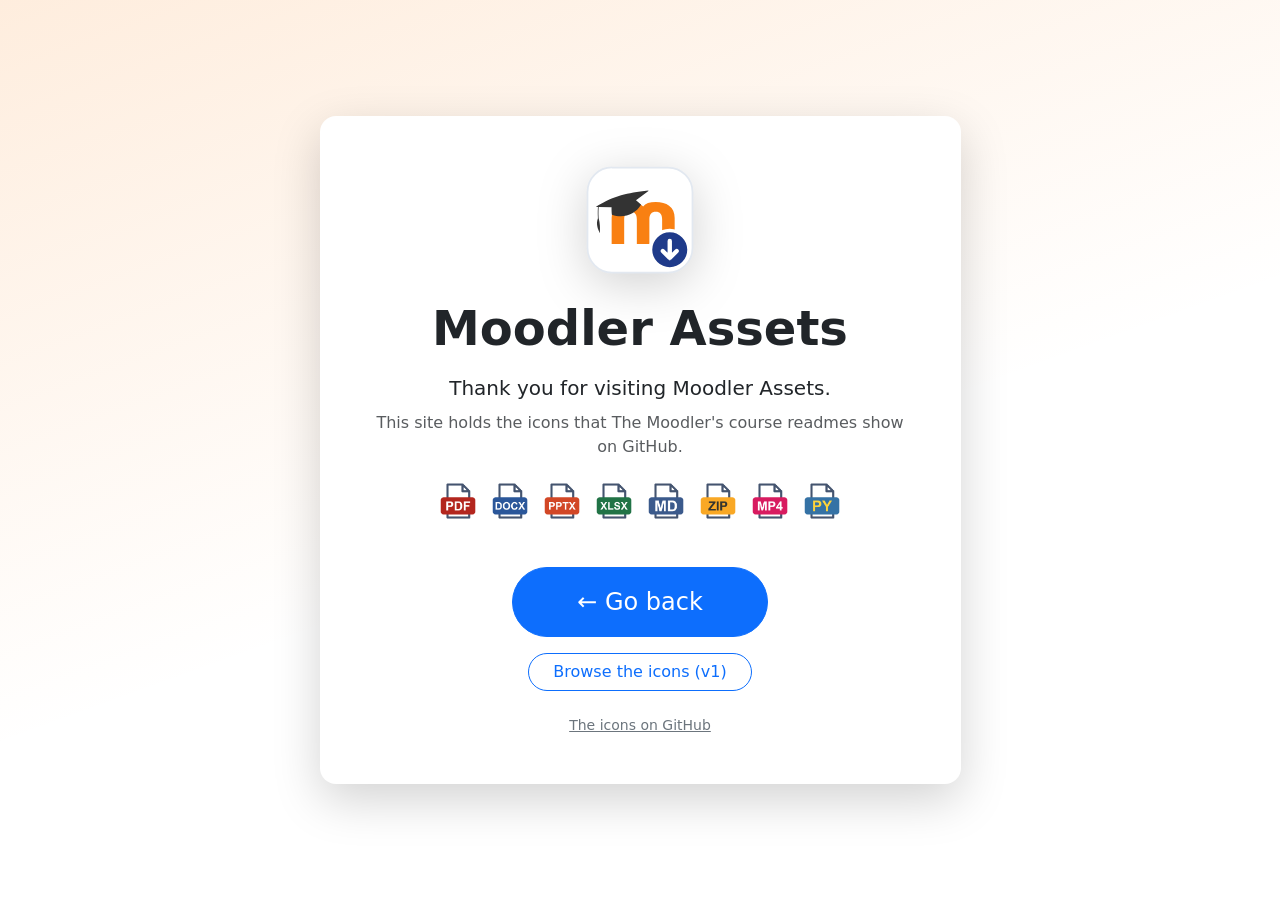
<file: index.html>
<!doctype html>
<html lang="en" data-bs-theme="light">
<head>
  <meta charset="utf-8">
  <meta name="viewport" content="width=device-width, initial-scale=1">
  <title>Moodler Assets</title>
  <meta name="description" content="The icons The Moodler's course readmes show on GitHub.">
  <link rel="icon" type="image/svg+xml" href="logo/moodler.svg">
  <link rel="icon" type="image/png" sizes="32x32" href="logo/moodler-32.png">
  <link rel="apple-touch-icon" href="logo/moodler-256.png">
  <link rel="stylesheet" href="https://cdn.jsdelivr.net/npm/bootstrap@5.3.3/dist/css/bootstrap.min.css" integrity="sha384-QWTKZyjpPEjISv5WaRU9OFeRpok6YctnYmDr5pNlyT2bRjXh0JMhjY6hW+ALEwIH" crossorigin="anonymous">
  <script>
    // Follow the system's light or dark setting.
    const dark = window.matchMedia("(prefers-color-scheme: dark)");
    const setTheme = () => document.documentElement.setAttribute("data-bs-theme", dark.matches ? "dark" : "light");
    setTheme();
    dark.addEventListener("change", setTheme);
  </script>
  <style>
    body { min-height: 100vh; background: linear-gradient(160deg, rgba(249, 128, 18, 0.14), transparent 55%), var(--bs-body-bg); }
    .logo { width: 112px; height: 112px; filter: drop-shadow(0 10px 24px rgba(0, 0, 0, 0.18)); }
    .file-icons img { height: 36px; width: auto; }
    .btn-back { min-width: 16rem; }
  </style>
</head>
<body class="d-flex align-items-center">
  <main class="container py-5">
    <div class="row justify-content-center">
      <div class="col-12 col-md-10 col-lg-7">
        <div class="card border-0 shadow-lg rounded-4">
          <div class="card-body p-4 p-sm-5 text-center">
            <img class="logo mb-4" src="logo/moodler.svg" alt="The Moodler logo">
            <h1 class="display-5 fw-bold mb-3">Moodler Assets</h1>
            <p class="lead mb-2">Thank you for visiting Moodler Assets.</p>
            <p class="text-body-secondary mb-4">This site holds the icons that The Moodler's course readmes show on GitHub.</p>

            <div class="file-icons d-flex justify-content-center flex-wrap gap-3 mb-5" aria-hidden="true">
              <img src="icons/pdf.png" alt="">
              <img src="icons/docx.png" alt="">
              <img src="icons/pptx.png" alt="">
              <img src="icons/xlsx.png" alt="">
              <img src="icons/md.png" alt="">
              <img src="icons/zip.png" alt="">
              <img src="icons/mp4.png" alt="">
              <img src="icons/py.png" alt="">
            </div>

            <a id="back" class="btn btn-primary btn-lg rounded-pill px-5 py-3 fs-4 btn-back" href="https://github.com/the-moodler">&larr; Go back</a>

            <div class="mt-3">
              <a class="btn btn-outline-primary rounded-pill px-4" href="v/1/">Browse the icons (v1)</a>
            </div>

            <p class="small text-body-secondary mt-4 mb-0">
              <a class="link-secondary" href="https://github.com/the-moodler/assets">The icons on GitHub</a>
            </p>
          </div>
        </div>
      </div>
    </div>
  </main>
  <script>
    // Back to wherever the visitor came from; with nowhere to go back to, the link opens The Moodler on GitHub.
    document.getElementById("back").addEventListener("click", (event) => {
      if (window.history.length > 1) {
        event.preventDefault();
        window.history.back();
      }
    });
  </script>
</body>
</html>
</file>
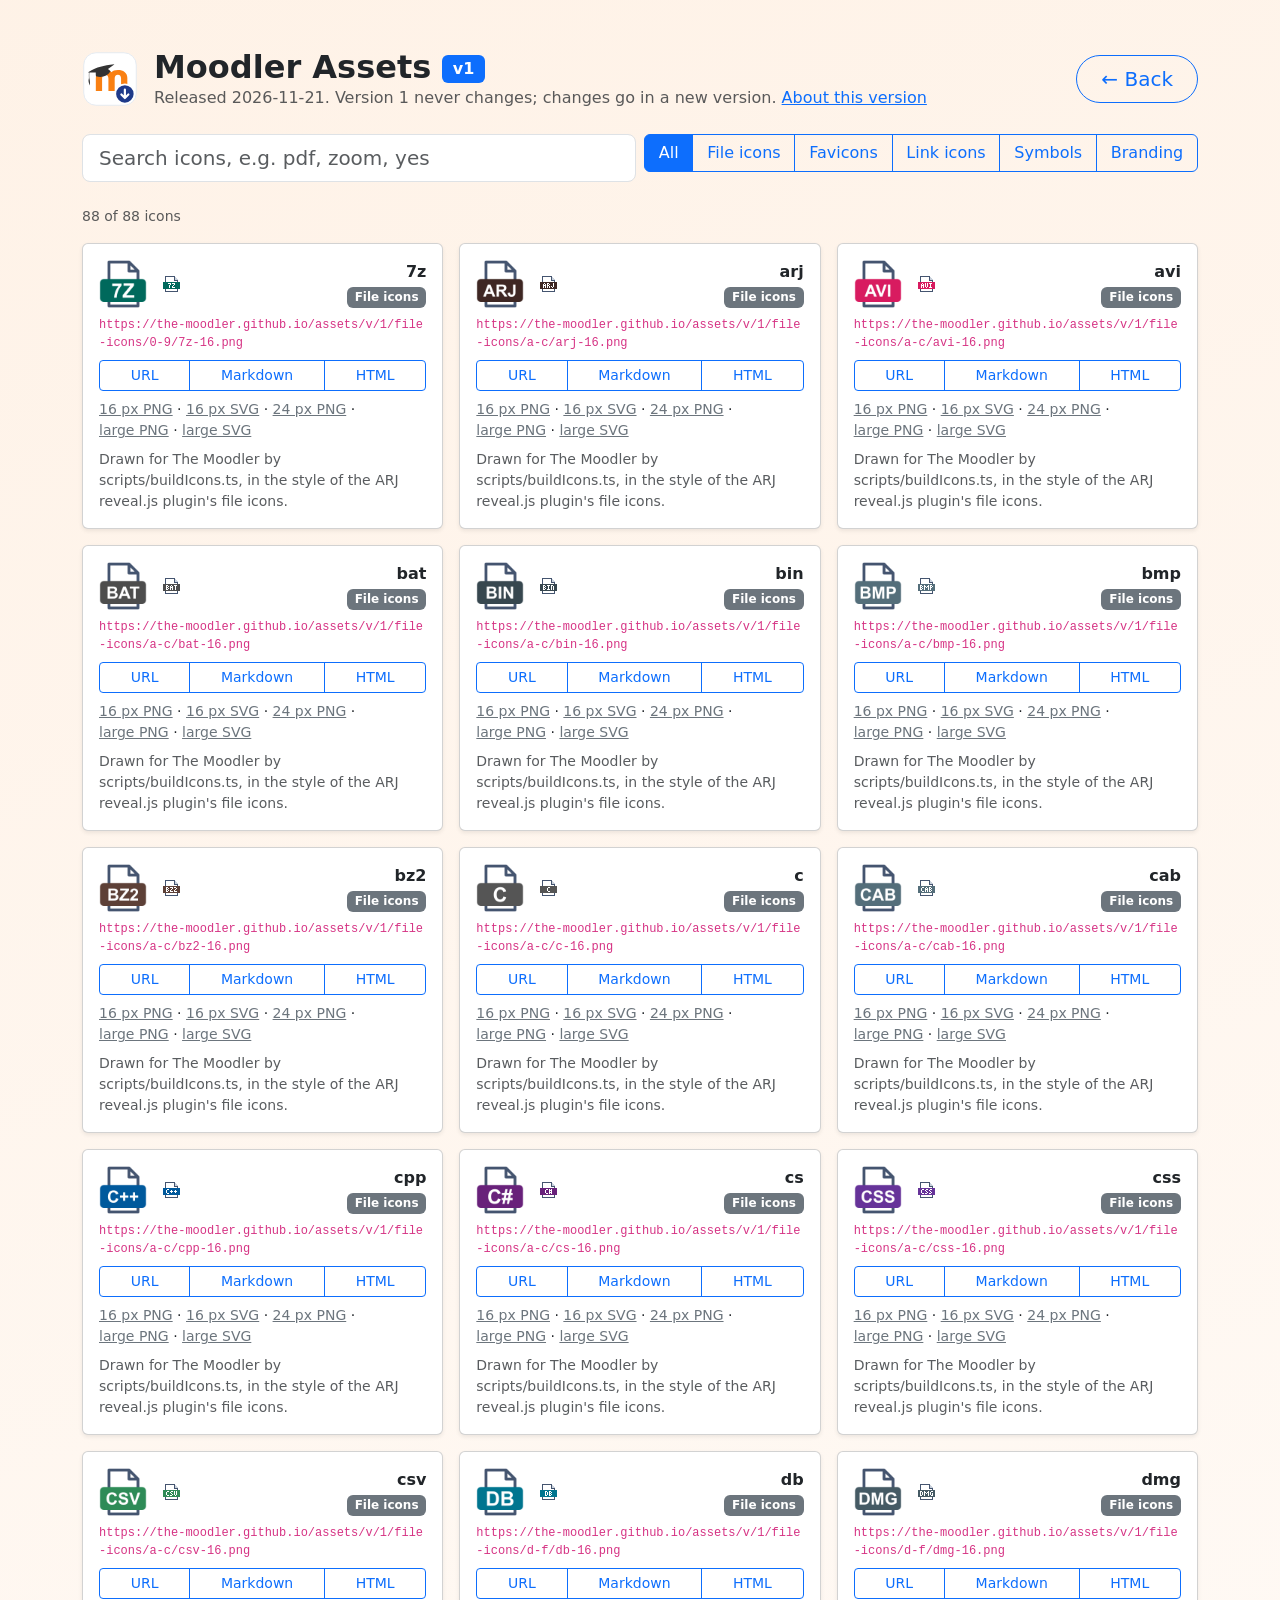
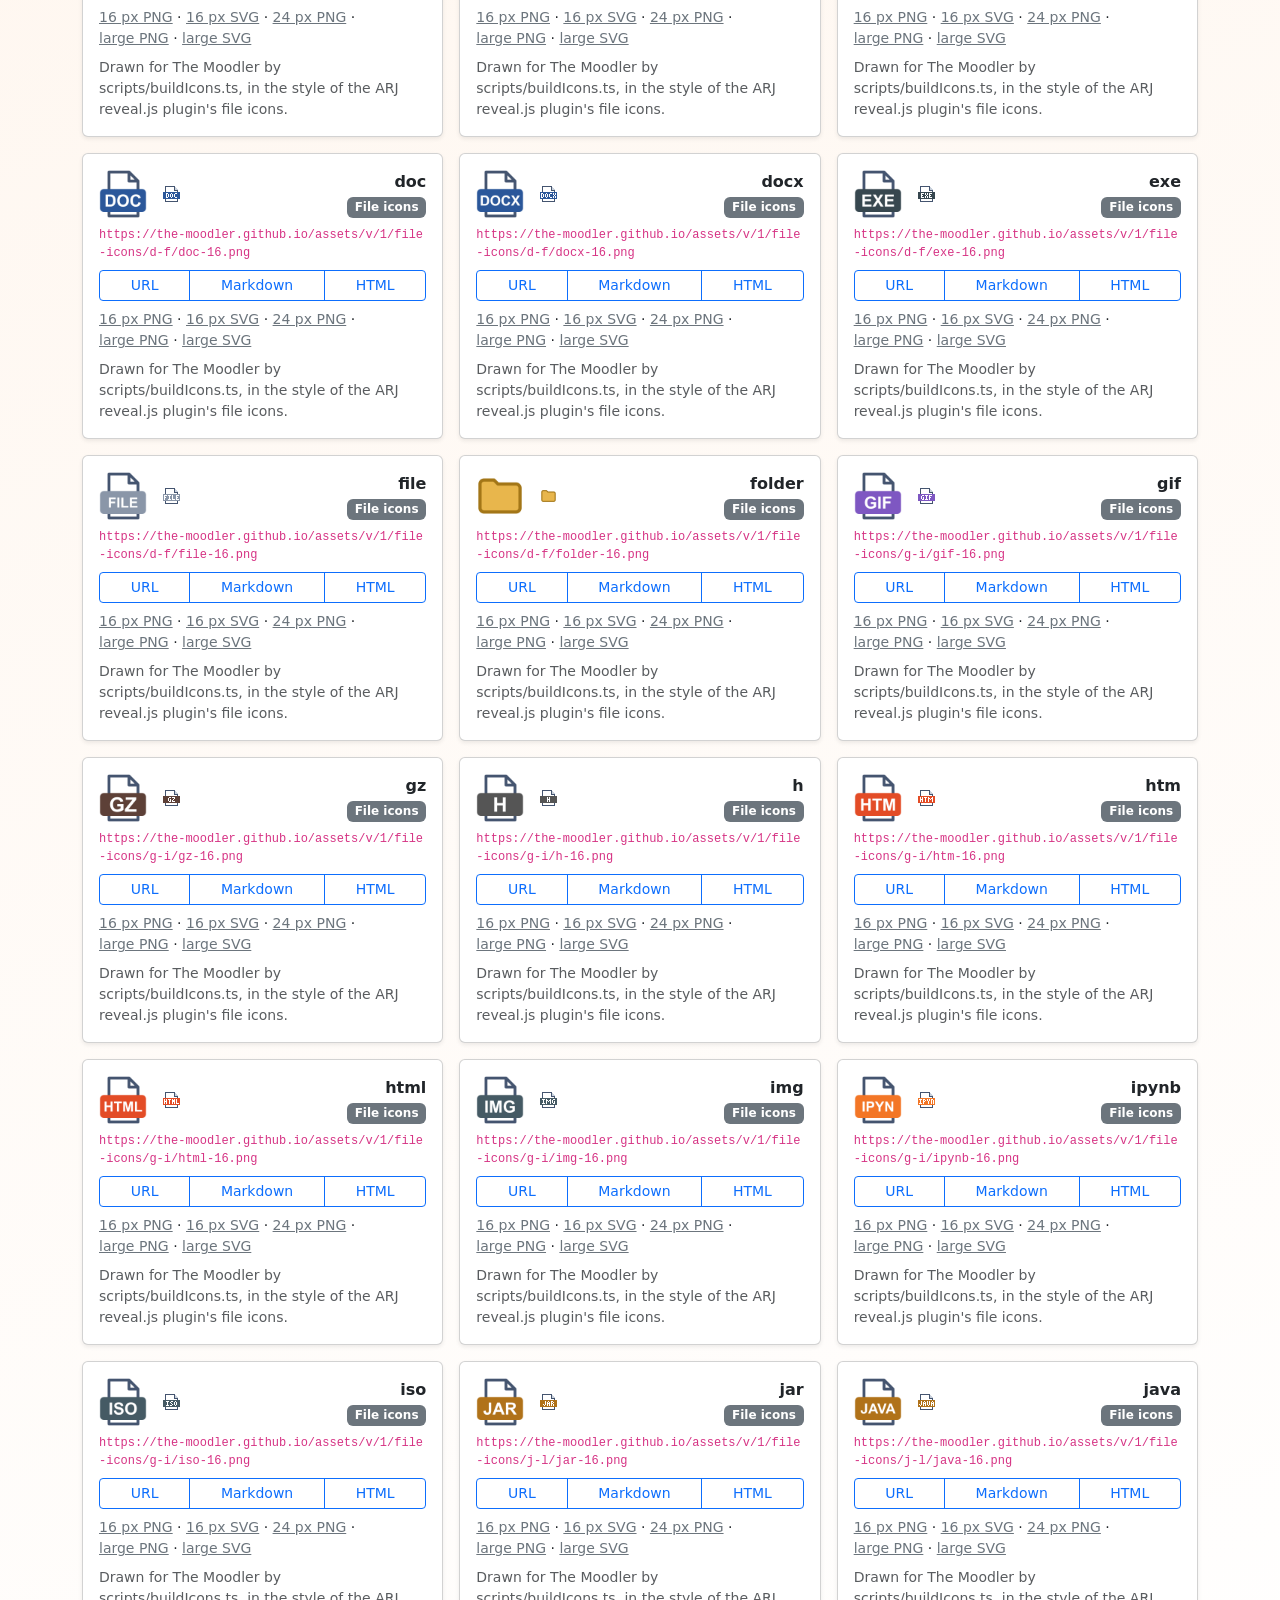
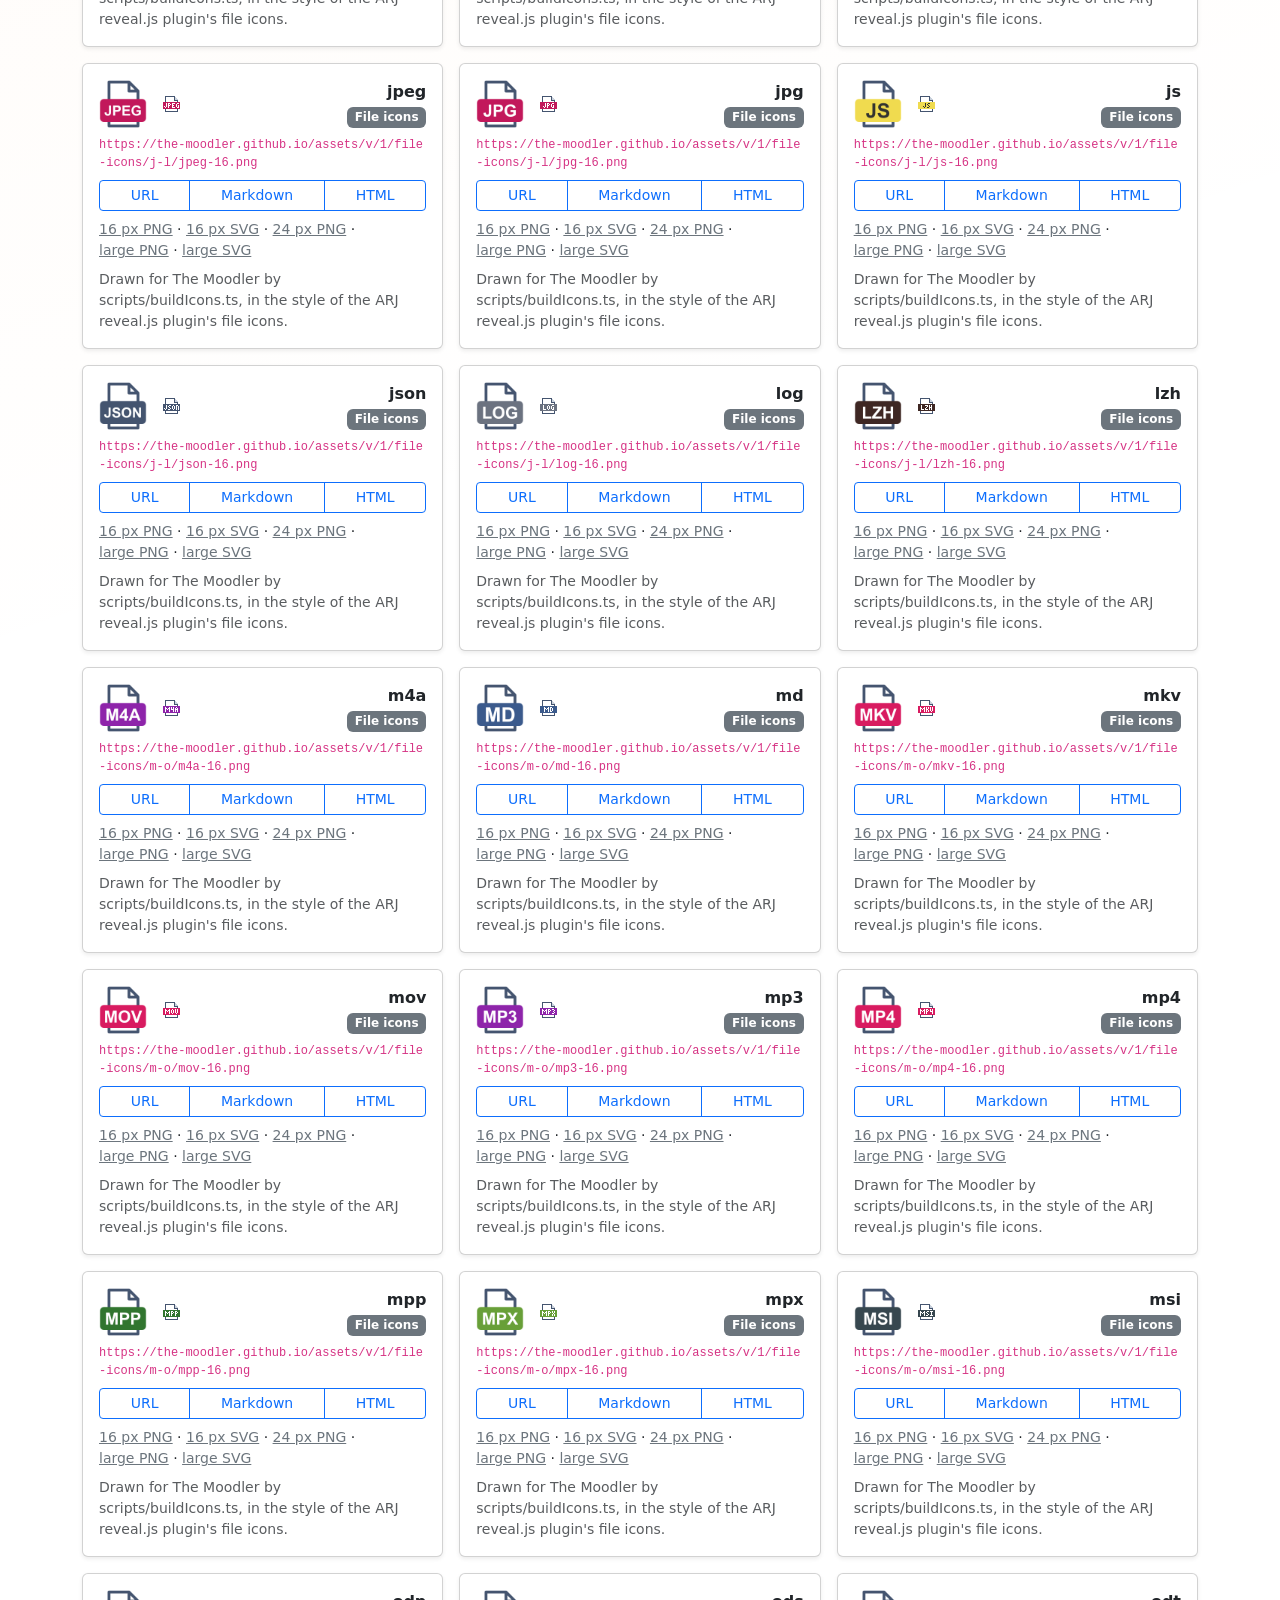
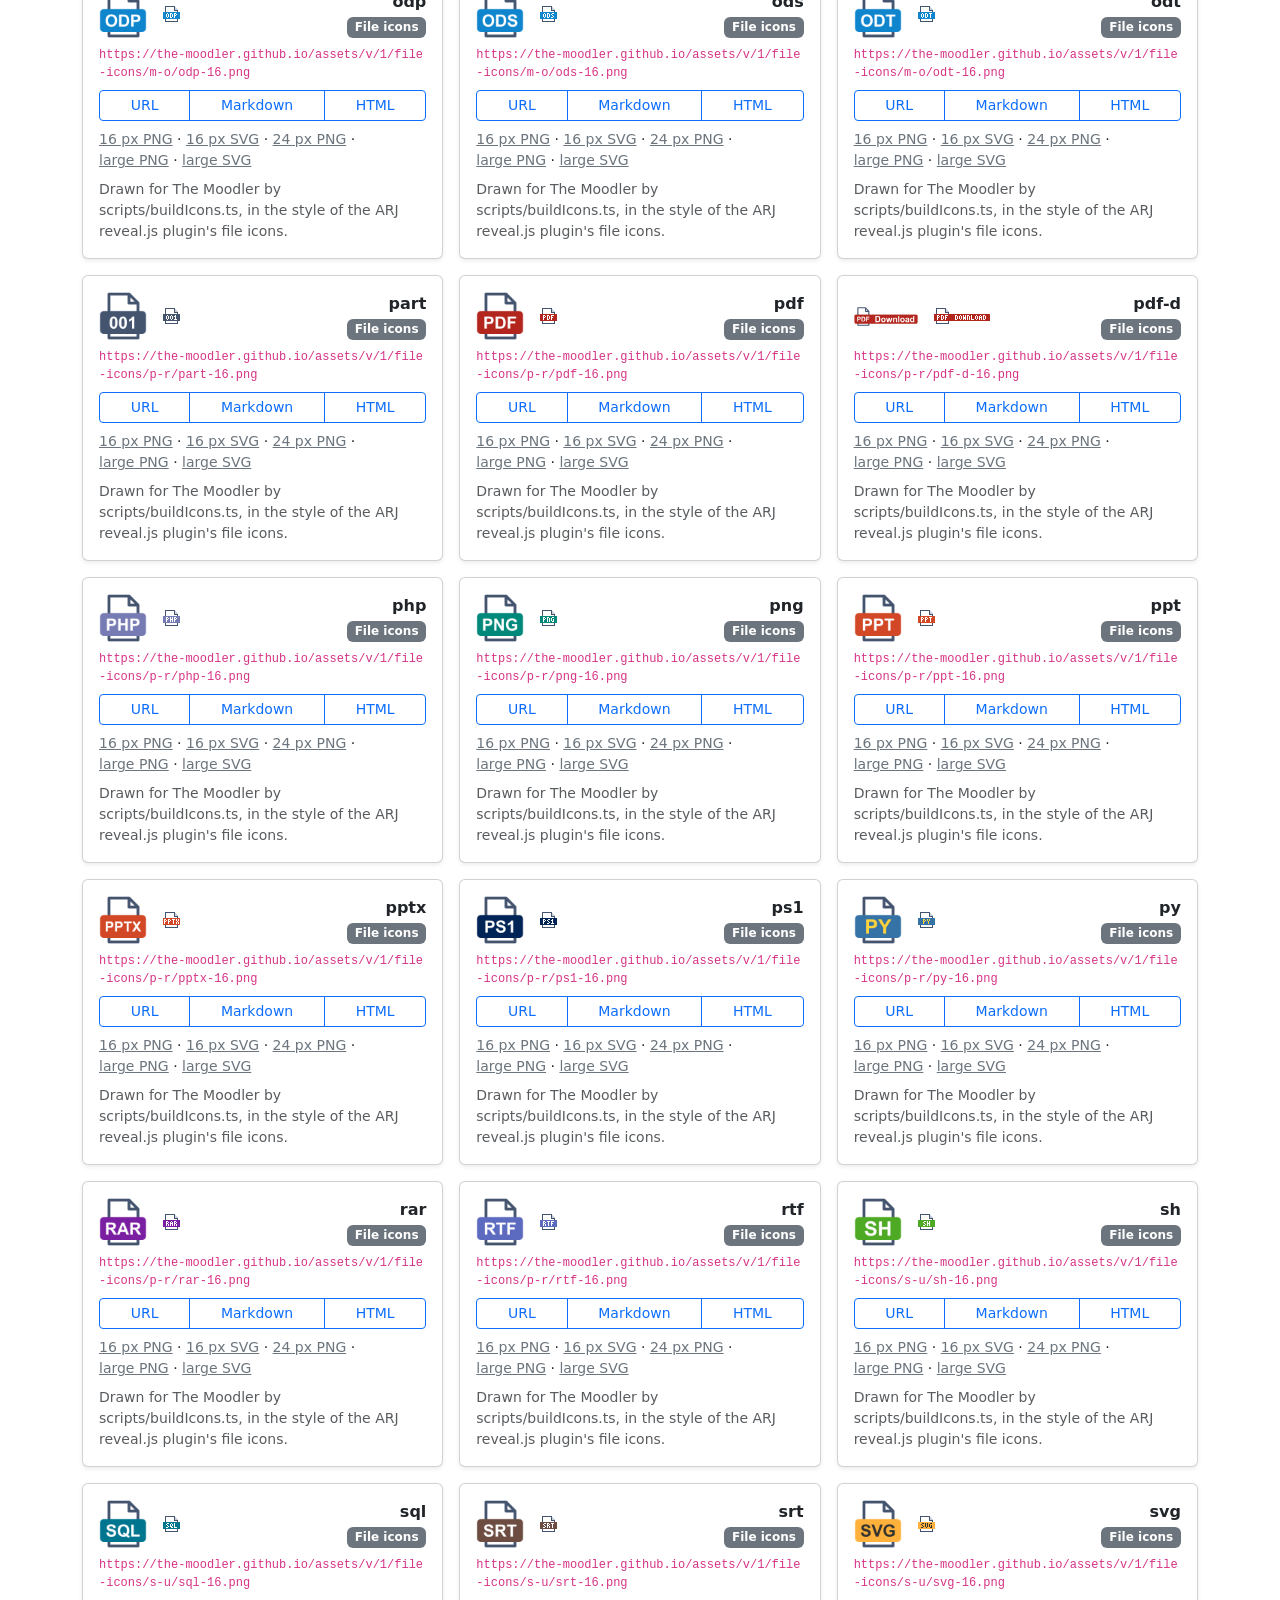
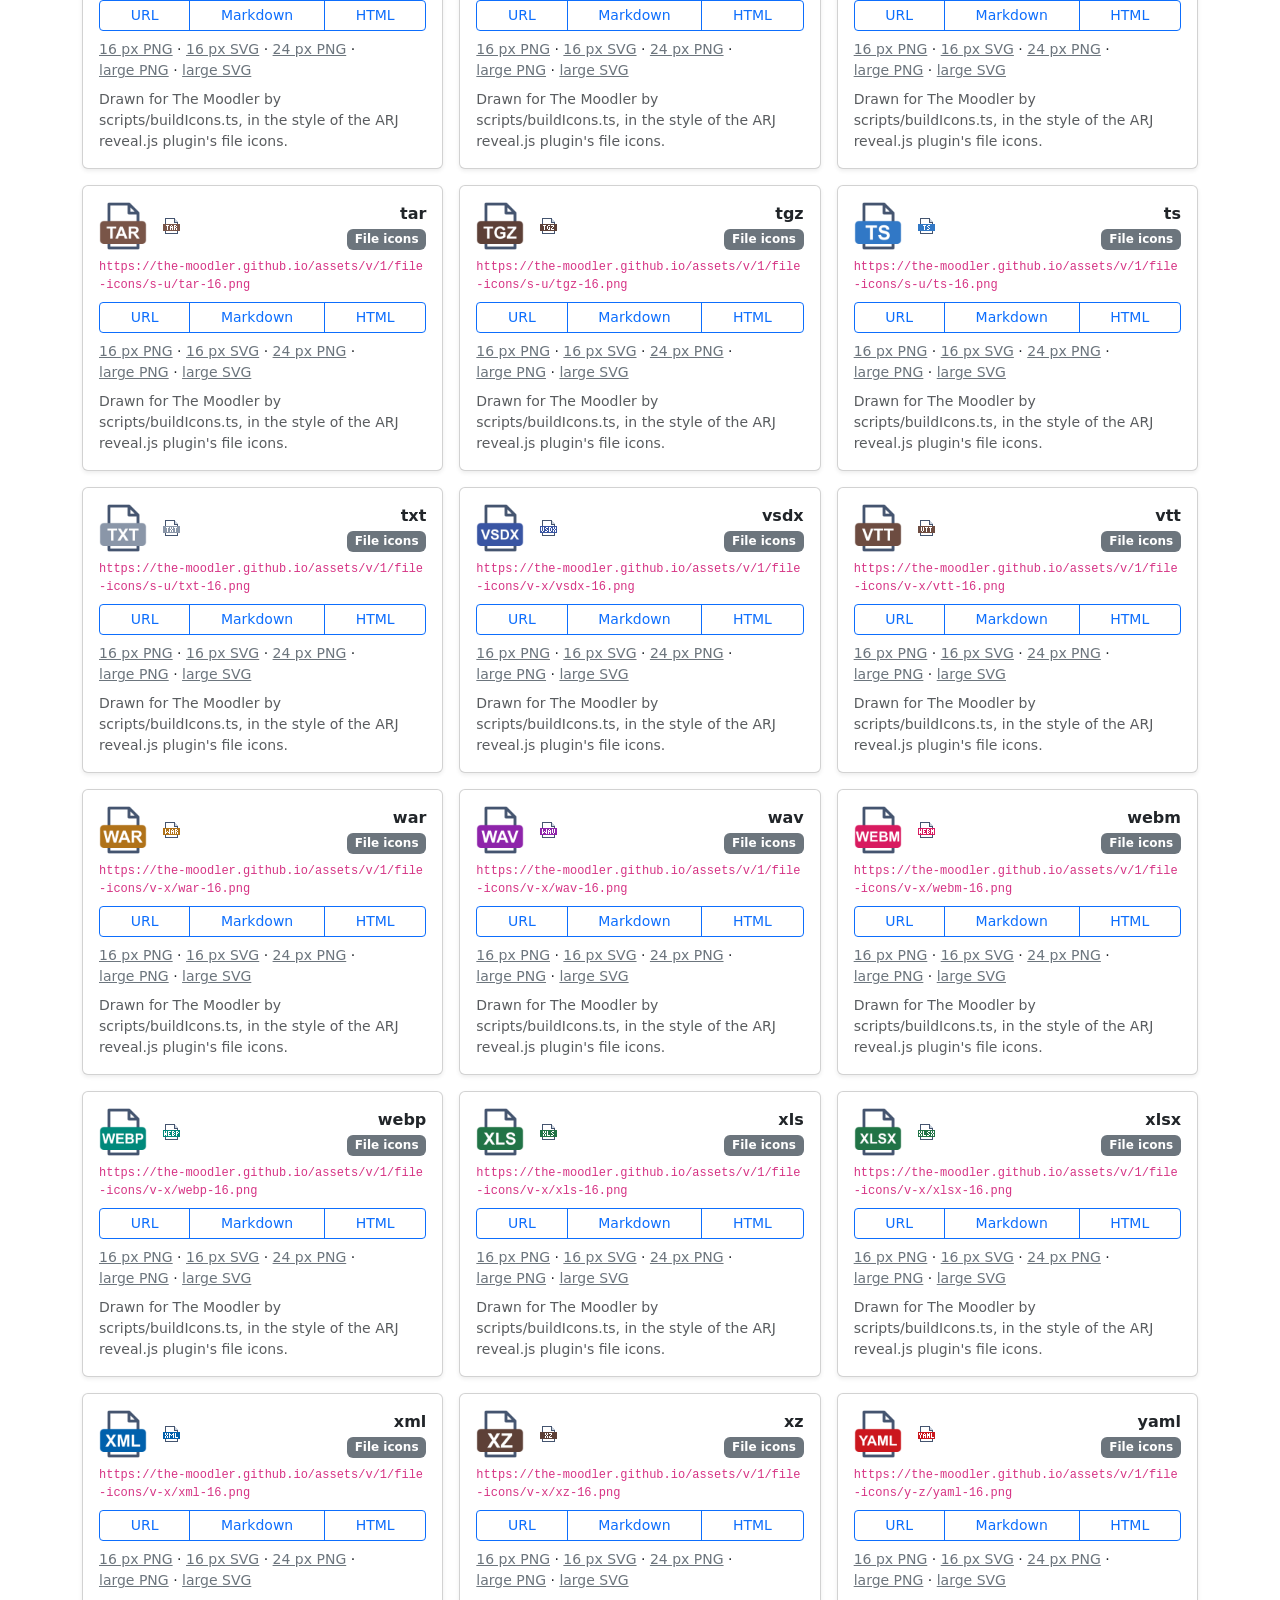
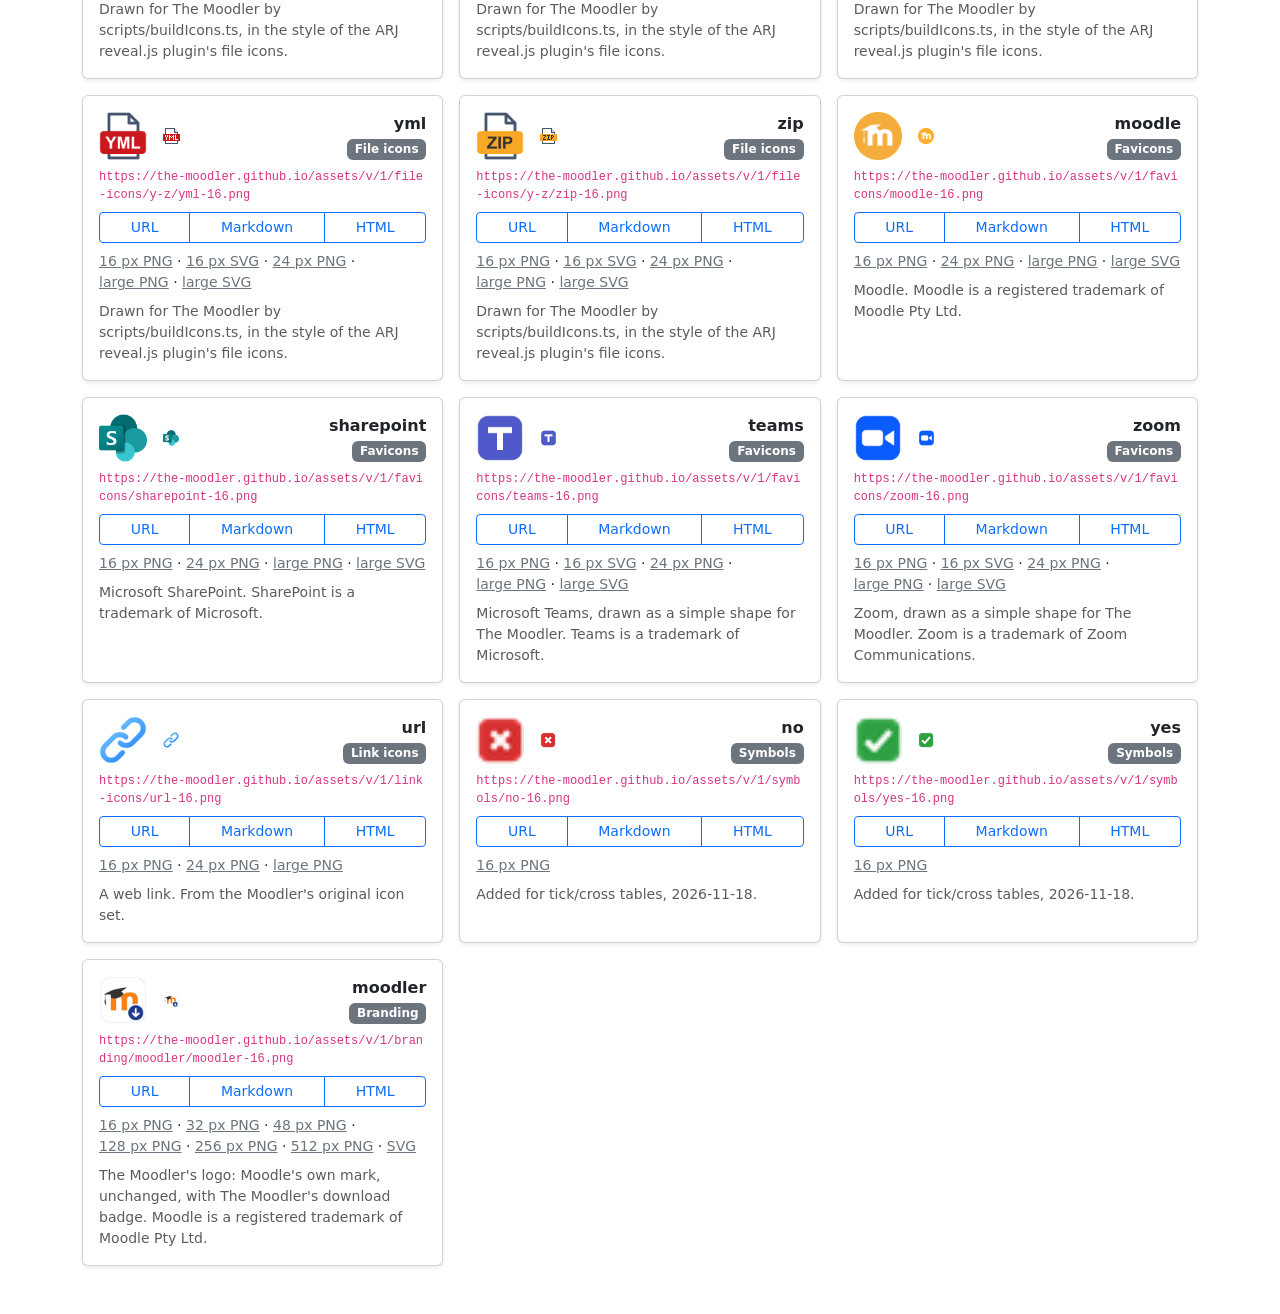
<file: v/1/index.html>
<!doctype html>
<html lang="en" data-bs-theme="light">
<head>
  <meta charset="utf-8">
  <meta name="viewport" content="width=device-width, initial-scale=1">
  <title>Moodler Assets v1</title>
  <meta name="description" content="Version 1 of The Moodler's icon library: file icons, favicons, link icons, symbols and branding.">
  <link rel="icon" type="image/svg+xml" href="branding/moodler/moodler.svg">
  <link rel="stylesheet" href="https://cdn.jsdelivr.net/npm/bootstrap@5.3.3/dist/css/bootstrap.min.css" integrity="sha384-QWTKZyjpPEjISv5WaRU9OFeRpok6YctnYmDr5pNlyT2bRjXh0JMhjY6hW+ALEwIH" crossorigin="anonymous">
  <script>
    const dark = window.matchMedia("(prefers-color-scheme: dark)");
    const setTheme = () => document.documentElement.setAttribute("data-bs-theme", dark.matches ? "dark" : "light");
    setTheme();
    dark.addEventListener("change", setTheme);
  </script>
  <style>
    body { background: linear-gradient(160deg, rgba(249, 128, 18, 0.10), transparent 40%), var(--bs-body-bg); min-height: 100vh; }
    .thumb { height: 48px; width: auto; max-width: 64px; object-fit: contain; }
    .actual { image-rendering: pixelated; }
    .icon-card code { font-size: 0.75rem; word-break: break-all; }
    .variants a { white-space: nowrap; }
  </style>
</head>
<body>
  <main class="container py-4 py-md-5">
    <header class="d-flex flex-wrap align-items-center gap-3 mb-4">
      <a href="../../"><img src="branding/moodler/moodler.svg" width="56" height="56" alt="Moodler Assets home"></a>
      <div class="me-auto">
        <h1 class="h2 fw-bold mb-0">Moodler Assets <span class="badge text-bg-primary align-middle fs-6">v1</span></h1>
        <p class="text-body-secondary mb-0">Released 2026-11-21. Version 1 never changes; changes go in a new version. <a href="https://github.com/the-moodler/assets/blob/master/v/1/README.md">About this version</a></p>
      </div>
      <a class="btn btn-outline-primary btn-lg rounded-pill px-4" href="../../">&larr; Back</a>
    </header>

    <div class="row g-2 mb-4">
      <div class="col-12 col-md-6">
        <input id="search" class="form-control form-control-lg" type="search" placeholder="Search icons, e.g. pdf, zoom, yes" aria-label="Search icons">
      </div>
      <div class="col-12 col-md-6">
        <div id="categories" class="btn-group flex-wrap w-100" role="group" aria-label="Category"></div>
      </div>
    </div>

    <p id="count" class="text-body-secondary small"></p>
    <div id="grid" class="row g-3"></div>
    <p id="error" class="alert alert-danger d-none"></p>
  </main>

  <div class="toast-container position-fixed bottom-0 end-0 p-3">
    <div id="copied" class="toast text-bg-success border-0" role="status" aria-live="polite">
      <div class="toast-body">Copied</div>
    </div>
  </div>

  <script>
    const LABELS = { "file-icons": "File icons", "favicons": "Favicons", "link-icons": "Link icons", "symbols": "Symbols", "branding": "Branding" };
    let catalogue = null;
    let category = "all";

    const escape = (text) => text.replace(/[&<>"']/g, (c) => ({ "&": "&amp;", "<": "&lt;", ">": "&gt;", '"': "&quot;", "'": "&#39;" })[c]);

    function copy(text) {
      navigator.clipboard.writeText(text).then(() => {
        const toast = document.getElementById("copied");
        toast.classList.add("show");
        setTimeout(() => toast.classList.remove("show"), 1200);
      });
    }

    function card(icon) {
      const main = icon.files.find((f) => f.variant === "16 px PNG") ?? icon.files[0];
      const big = icon.files.find((f) => /large PNG|256 px PNG/.test(f.variant)) ?? main;
      const url = catalogue.base + main.path;
      const markdown = `![${icon.name}](${url})`;
      const html = `<img src="${url}" alt="${icon.name}">`;
      const variants = icon.files.map((f) => `<a class="link-secondary" href="${escape(f.path)}">${escape(f.variant)}</a>`).join(" · ");
      return `
        <div class="col-12 col-sm-6 col-lg-4 col-xxl-3">
          <div class="card h-100 shadow-sm icon-card">
            <div class="card-body">
              <div class="d-flex align-items-center gap-3 mb-2">
                <img class="thumb" src="${escape(big.path)}" alt="" loading="lazy">
                <img class="actual" src="${escape(main.path)}" alt="${escape(icon.name)} at its real size" loading="lazy">
                <div class="ms-auto text-end">
                  <div class="fw-semibold">${escape(icon.name)}</div>
                  <span class="badge text-bg-secondary">${escape(LABELS[icon.category] ?? icon.category)}</span>
                </div>
              </div>
              <code class="d-block mb-2">${escape(url)}</code>
              <div class="btn-group btn-group-sm w-100 mb-2" role="group">
                <button class="btn btn-outline-primary" data-copy="${escape(url)}">URL</button>
                <button class="btn btn-outline-primary" data-copy="${escape(markdown)}">Markdown</button>
                <button class="btn btn-outline-primary" data-copy="${escape(html)}">HTML</button>
              </div>
              <div class="small variants">${variants}</div>
              <div class="small text-body-secondary mt-2">${escape(icon.credit)}</div>
            </div>
          </div>
        </div>`;
    }

    function render() {
      const query = document.getElementById("search").value.trim().toLowerCase();
      const shown = catalogue.icons.filter((icon) => (category === "all" || icon.category === category) && (!query || icon.name.includes(query) || icon.category.includes(query)));
      document.getElementById("grid").innerHTML = shown.map(card).join("");
      document.getElementById("count").textContent = `${shown.length} of ${catalogue.icons.length} icons`;
    }

    function buttons() {
      const all = [["all", "All"], ...catalogue.categories.map((c) => [c, LABELS[c] ?? c])];
      document.getElementById("categories").innerHTML = all
        .map(([value, label]) => `<button type="button" class="btn ${value === category ? "btn-primary" : "btn-outline-primary"}" data-category="${value}">${label}</button>`)
        .join("");
    }

    document.addEventListener("click", (event) => {
      const target = event.target.closest("[data-copy], [data-category]");
      if (!target) return;
      if (target.dataset.copy !== undefined) copy(target.dataset.copy);
      if (target.dataset.category) {
        category = target.dataset.category;
        buttons();
        render();
      }
    });
    document.getElementById("search").addEventListener("input", render);

    fetch("catalogue.json")
      .then((response) => response.json())
      .then((data) => {
        catalogue = data;
        buttons();
        render();
      })
      .catch((error) => {
        const box = document.getElementById("error");
        box.textContent = `Couldn't load the catalogue: ${error}`;
        box.classList.remove("d-none");
      });
  </script>
</body>
</html>
</file>
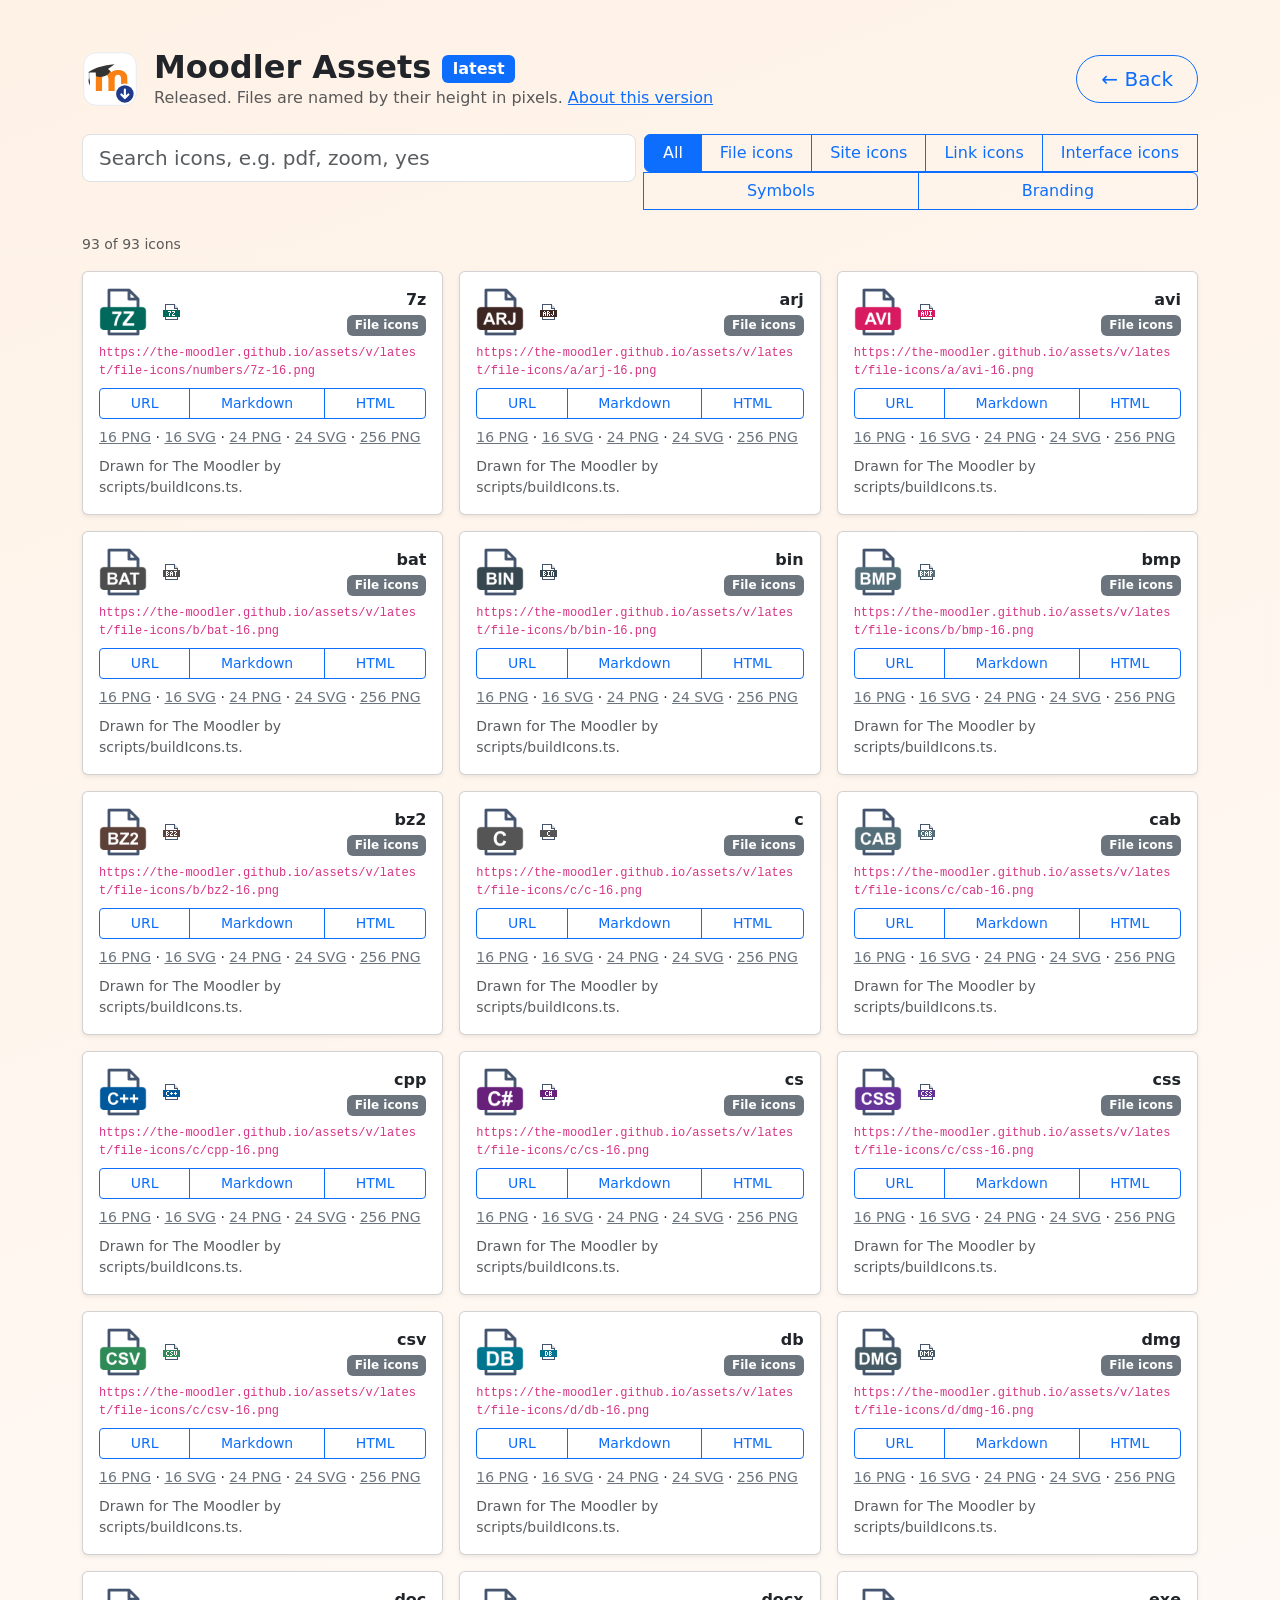
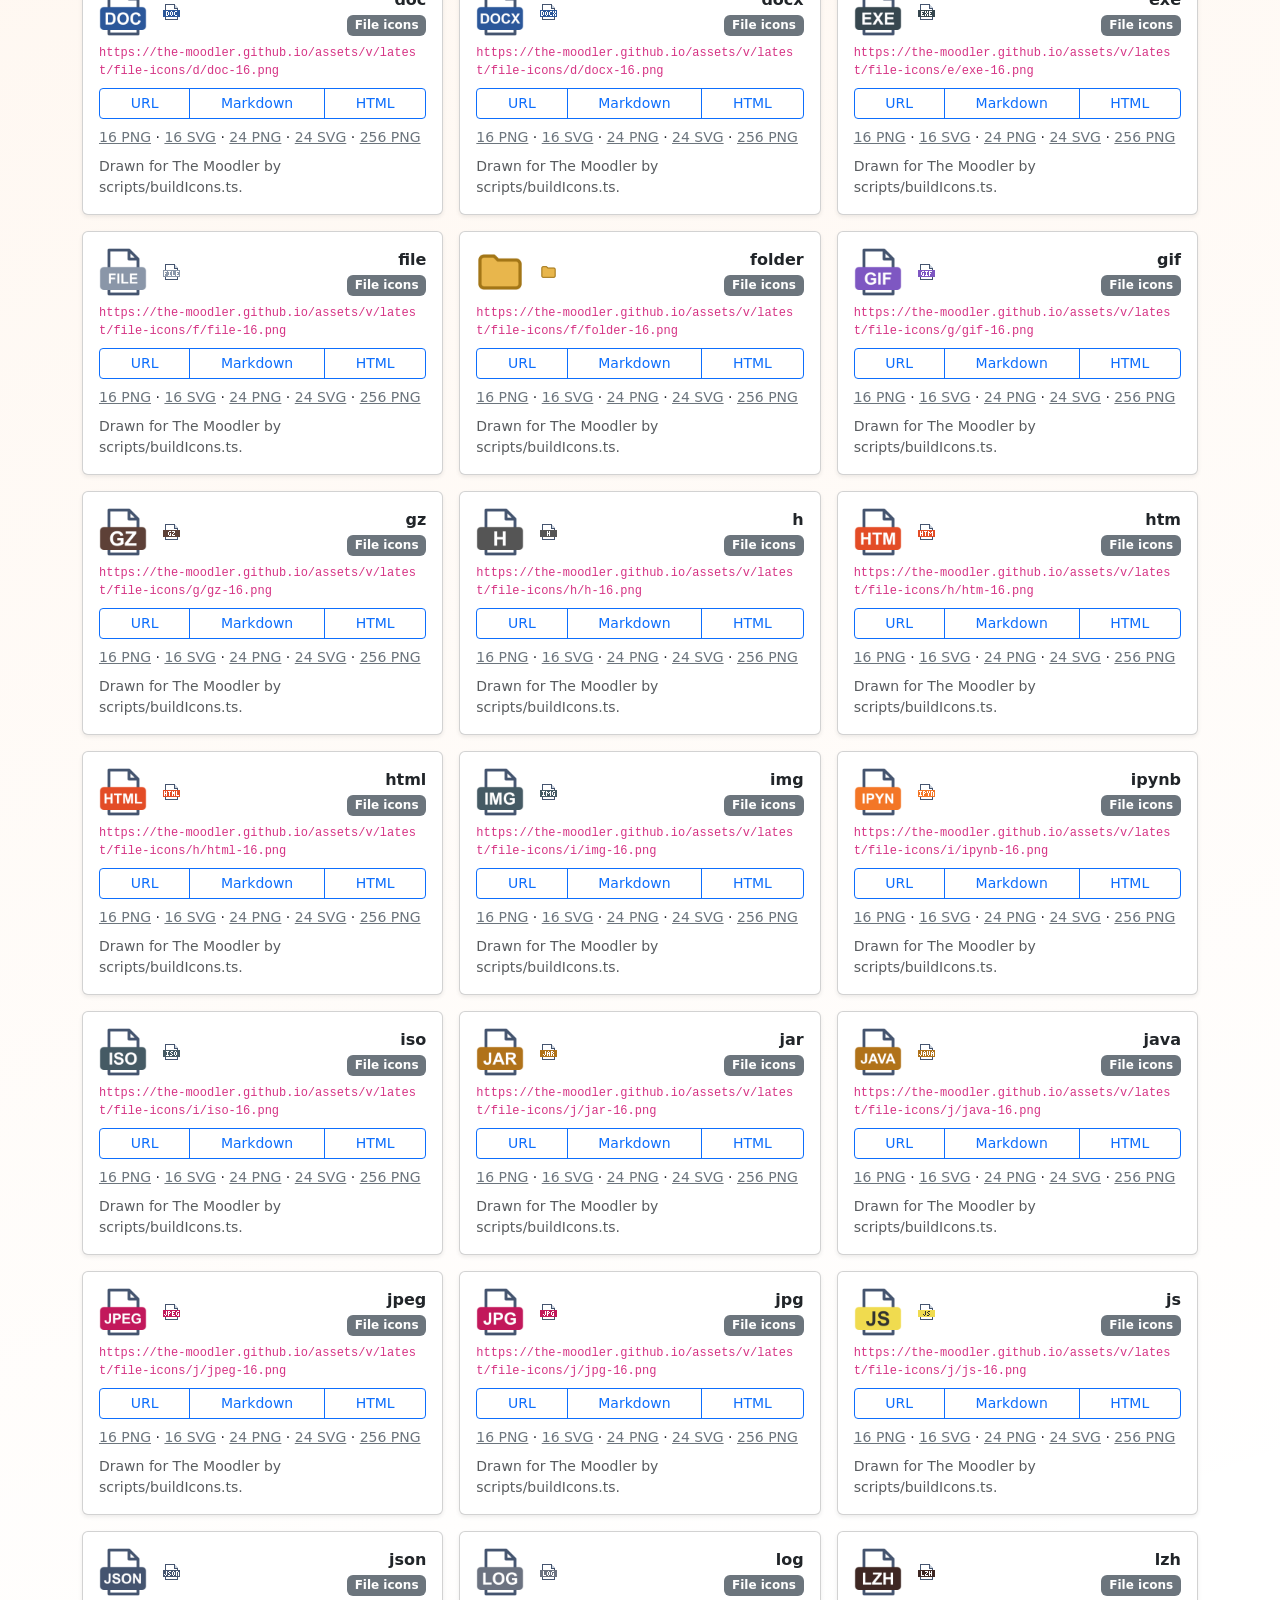
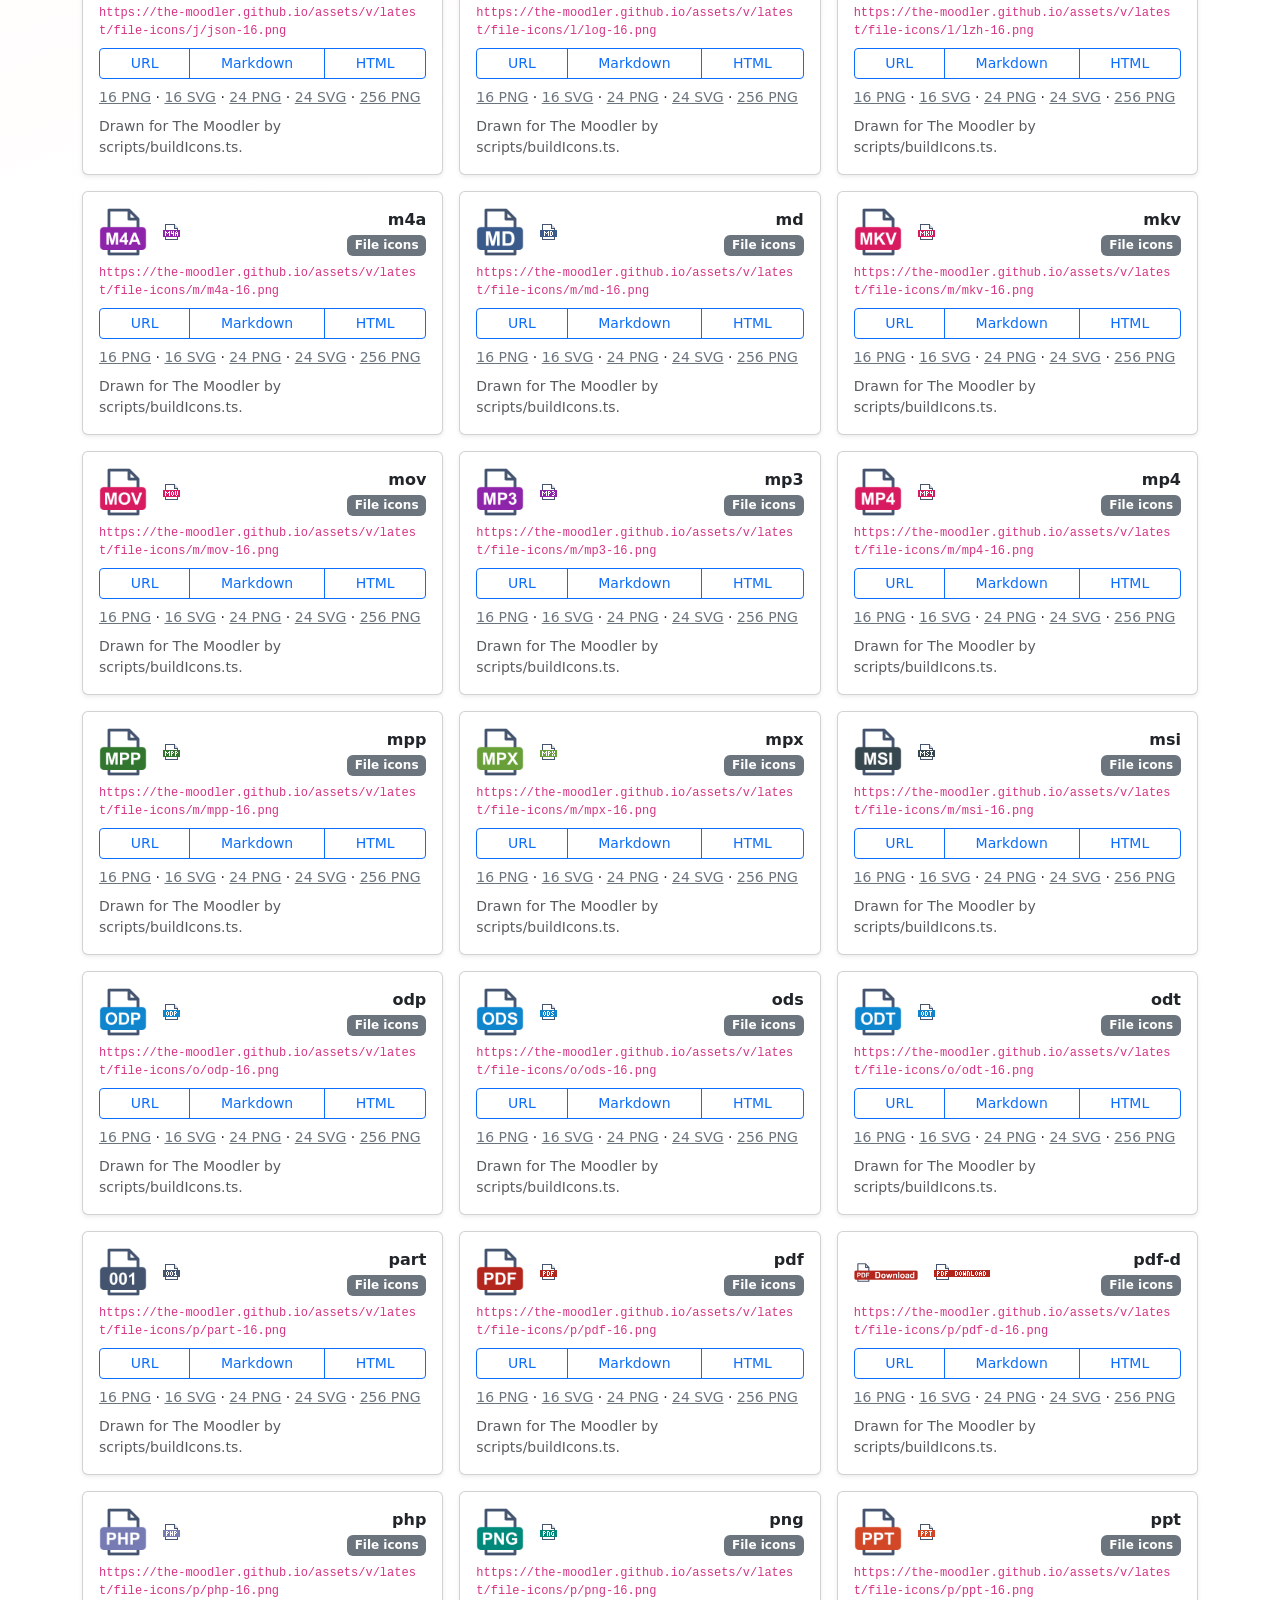
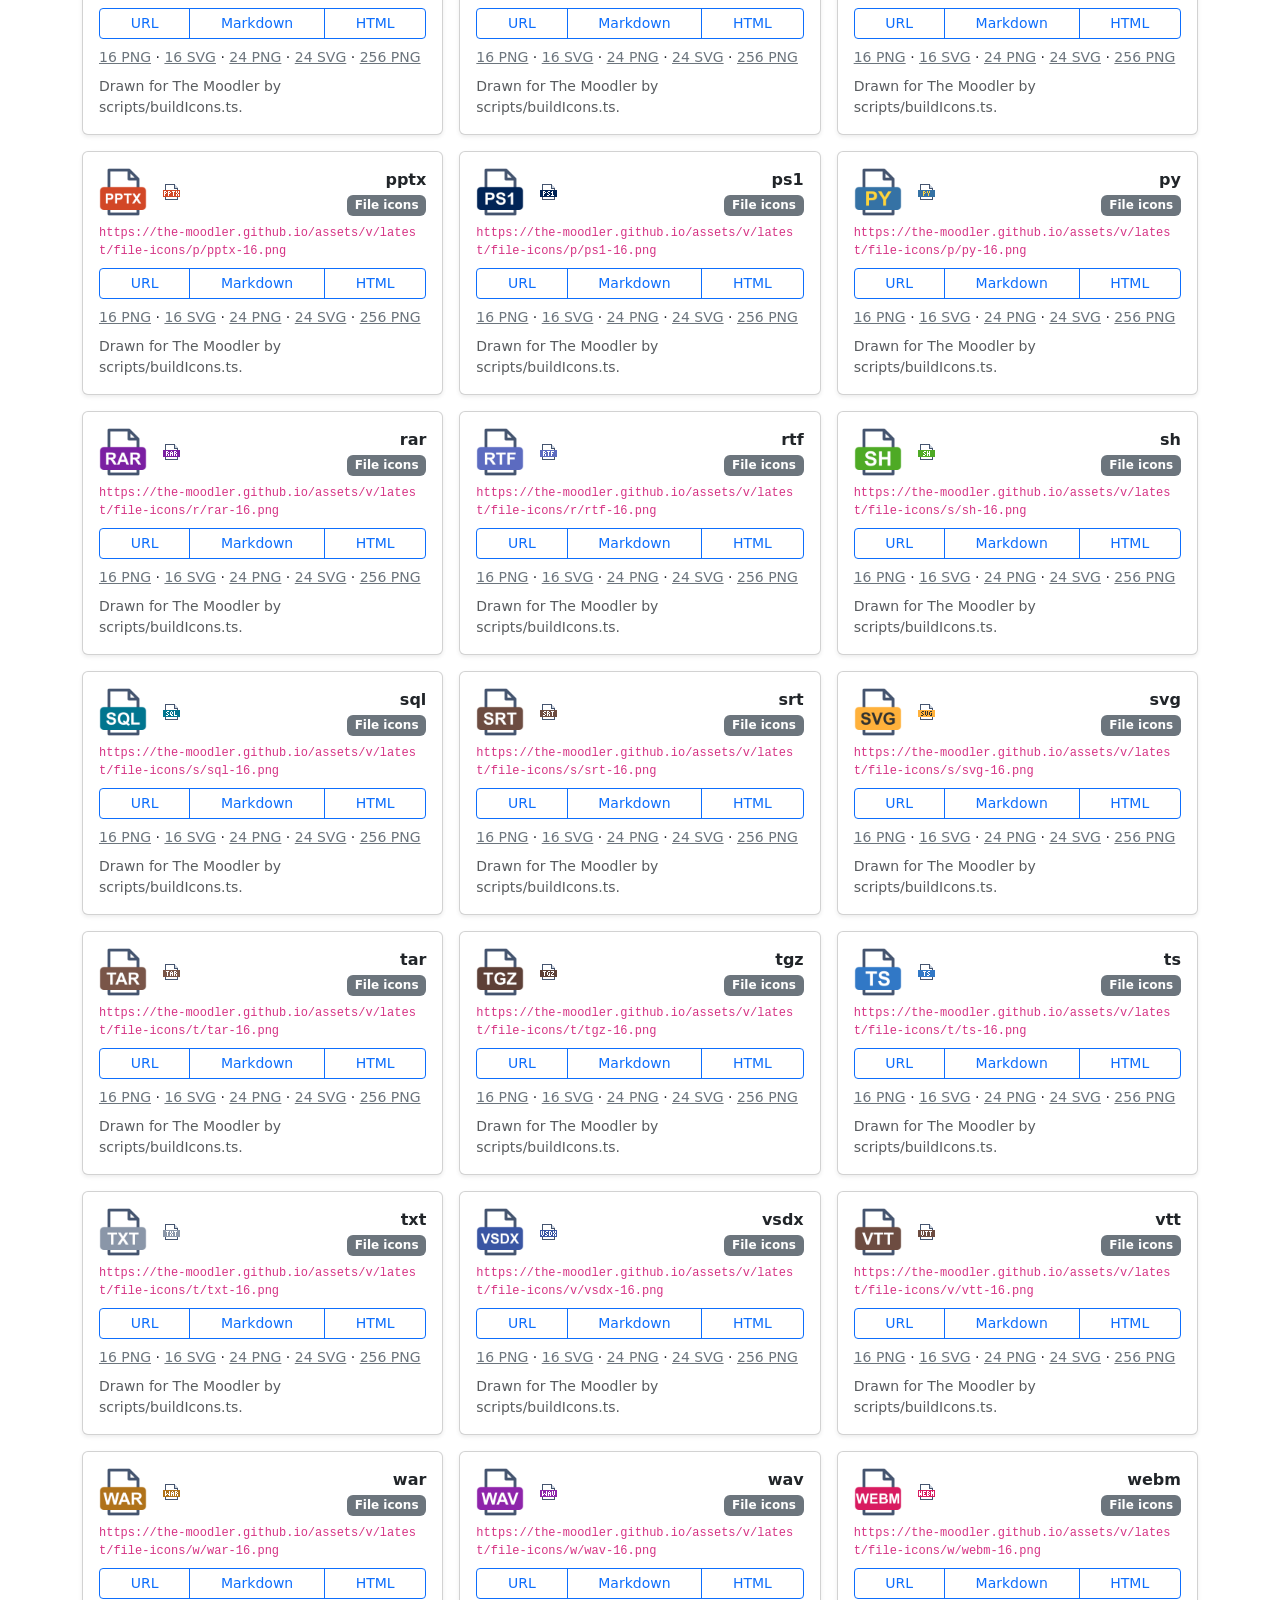
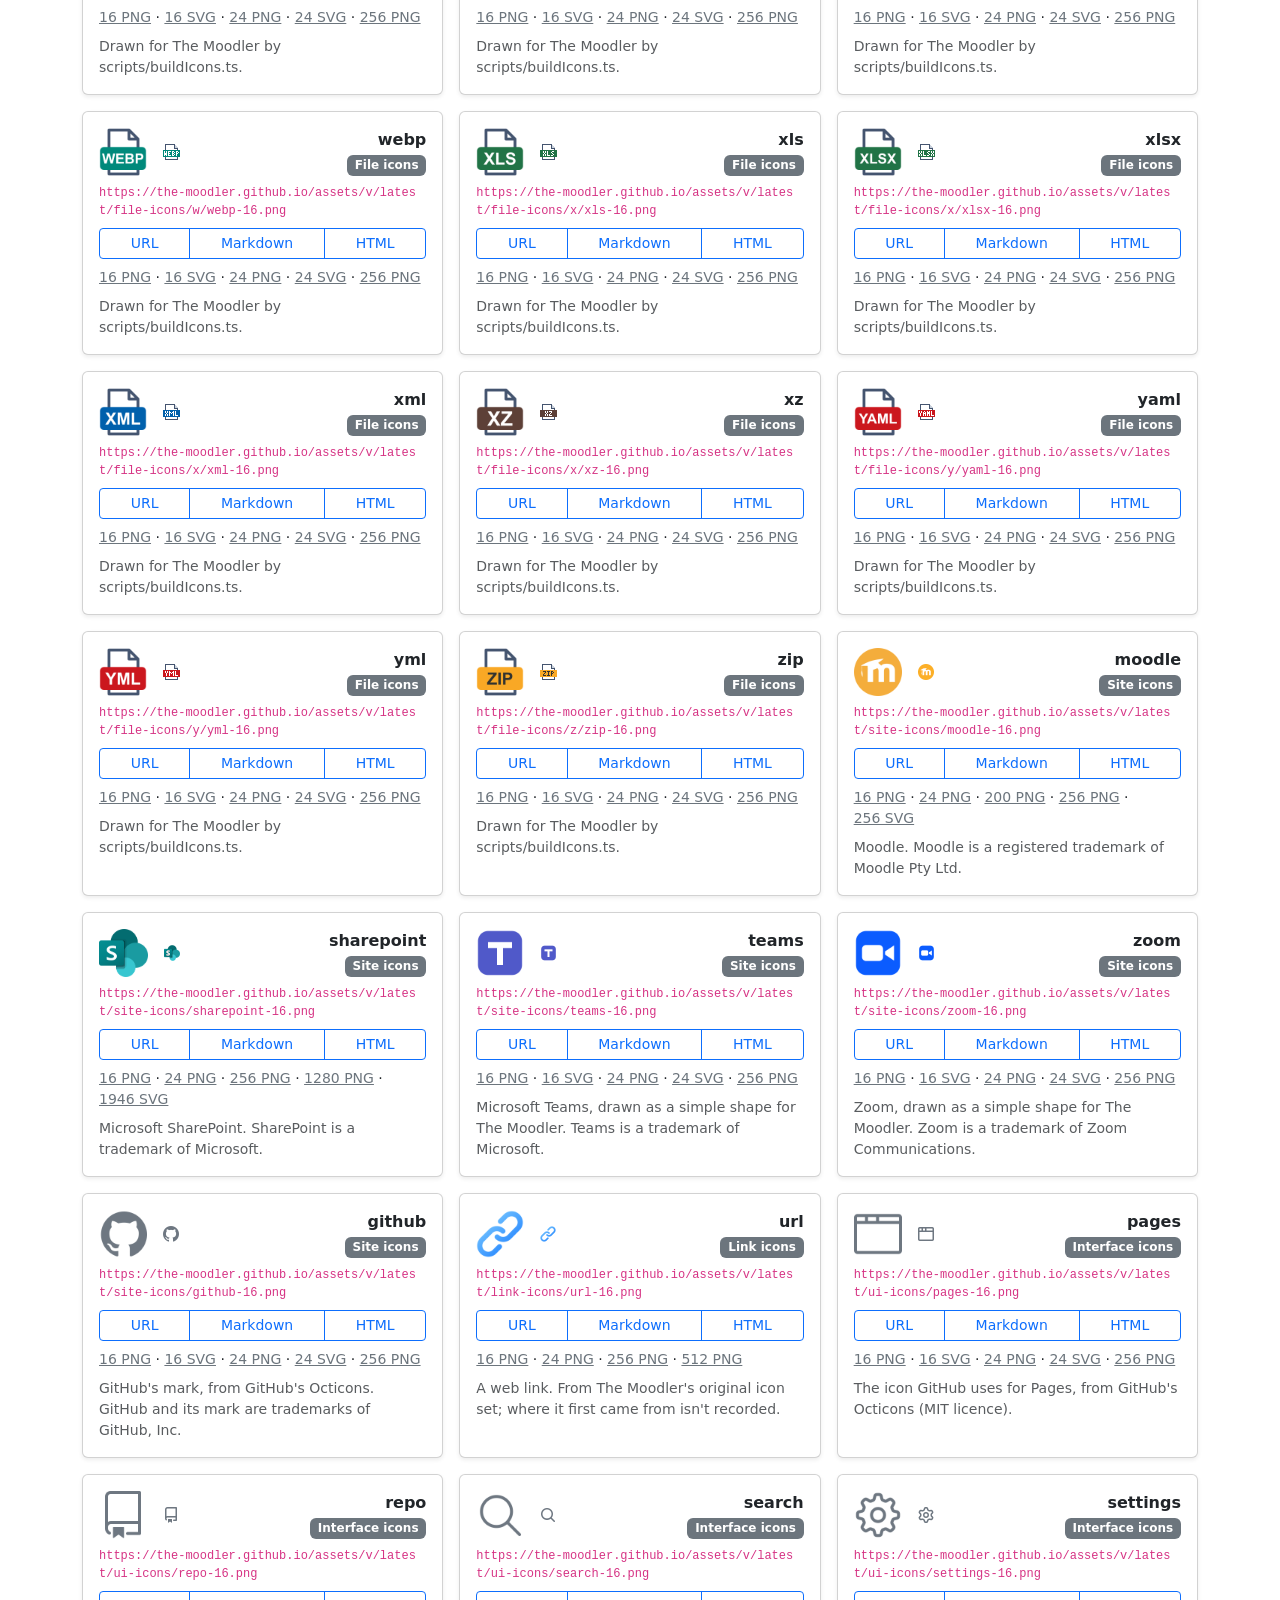
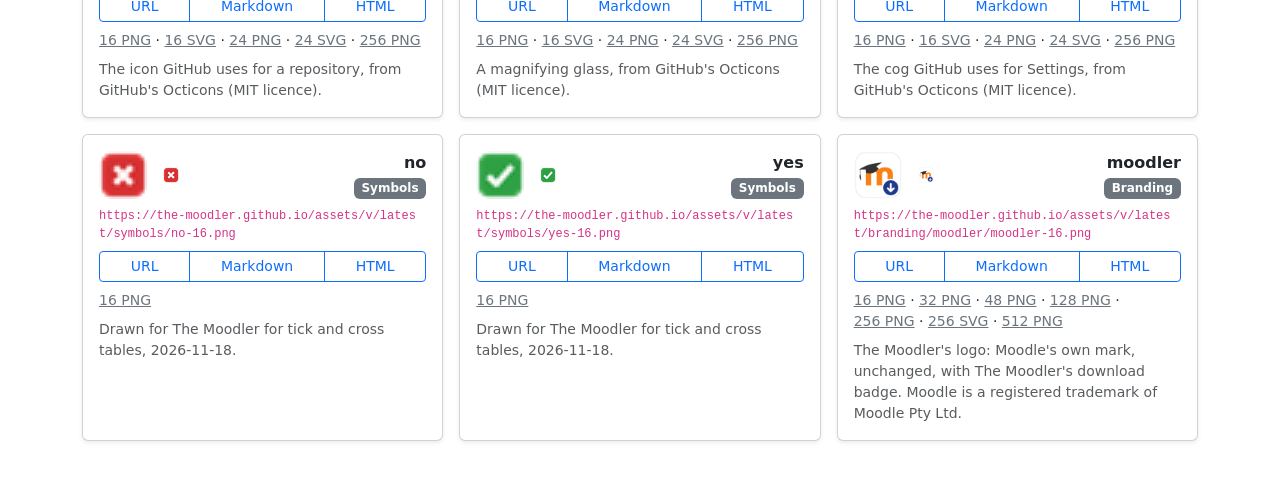
<file: v/latest/index.html>
<!doctype html>
<html lang="en" data-bs-theme="light">
<head>
  <meta charset="utf-8">
  <meta name="viewport" content="width=device-width, initial-scale=1">
  <title>Moodler Assets latest</title>
  <meta name="description" content="The latest version of The Moodler's icon library: file icons, site icons, link icons, symbols and branding.">
  <link rel="icon" type="image/svg+xml" href="branding/moodler/moodler-256.svg">
  <link rel="stylesheet" href="https://cdn.jsdelivr.net/npm/bootstrap@5.3.3/dist/css/bootstrap.min.css" integrity="sha384-QWTKZyjpPEjISv5WaRU9OFeRpok6YctnYmDr5pNlyT2bRjXh0JMhjY6hW+ALEwIH" crossorigin="anonymous">
  <link rel="stylesheet" href="../../src/css/index-v1.css">
</head>
<body>
  <main class="container py-4 py-md-5">
    <header class="d-flex flex-wrap align-items-center gap-3 mb-4">
      <a href="../../"><img src="branding/moodler/moodler-256.svg" width="56" height="56" alt="Moodler Assets home"></a>
      <div class="me-auto">
        <h1 class="h2 fw-bold mb-0">Moodler Assets <span class="badge text-bg-primary align-middle fs-6">latest</span></h1>
        <p class="text-body-secondary mb-0">Released. Files are named by their height in pixels. <a href="https://github.com/the-moodler/assets/blob/master/v/latest/readme.md">About this version</a></p>
      </div>
      <a class="btn btn-outline-primary btn-lg rounded-pill px-4" href="../../">&larr; Back</a>
    </header>

    <div class="row g-2 mb-4">
      <div class="col-12 col-md-6">
        <input id="search" class="form-control form-control-lg" type="search" placeholder="Search icons, e.g. pdf, zoom, yes" aria-label="Search icons">
      </div>
      <div class="col-12 col-md-6">
        <div id="categories" class="btn-group flex-wrap w-100" role="group" aria-label="Category"></div>
      </div>
    </div>

    <p id="count" class="text-body-secondary small"></p>
    <div id="grid" class="row g-3"></div>
    <p id="error" class="alert alert-danger d-none"></p>
  </main>

  <div class="toast-container position-fixed bottom-0 end-0 p-3">
    <div id="copied" class="toast text-bg-success border-0" role="status" aria-live="polite">
      <div class="toast-body">Copied</div>
    </div>
  </div>

  <script src="../../src/js/index-v1.js"></script>
</body>
</html>
</file>
<file: src/css/index-v1.css>
body {
    min-height: 100vh;
    background: linear-gradient(160deg, rgba(249, 128, 18, 0.10), transparent 40%), var(--bs-body-bg);
}

.thumb {
    height: 48px;
    width: auto;
    max-width: 64px;
    object-fit: contain;
}

.actual {
    image-rendering: pixelated;
}

.icon-card code {
    font-size: 0.75rem;
    word-break: break-all;
}

.variants a {
    white-space: nowrap;
}
</file>
